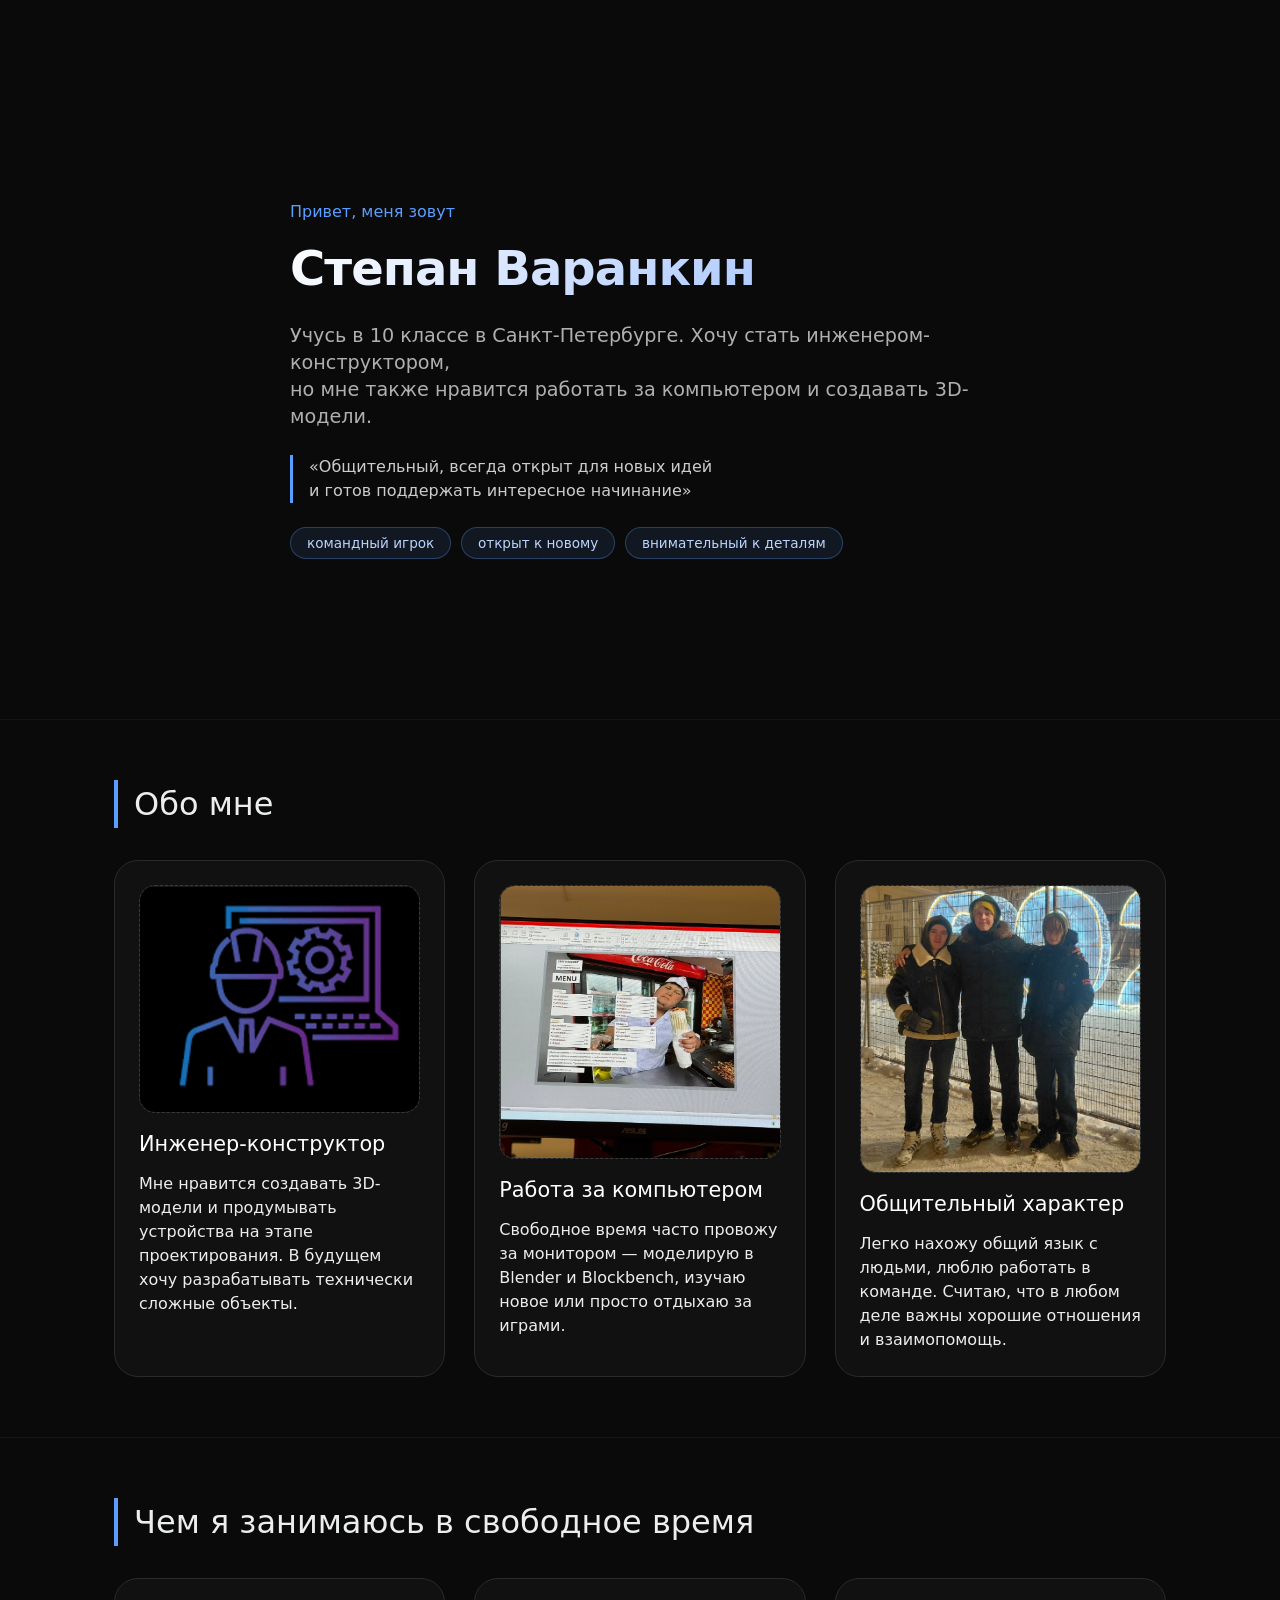
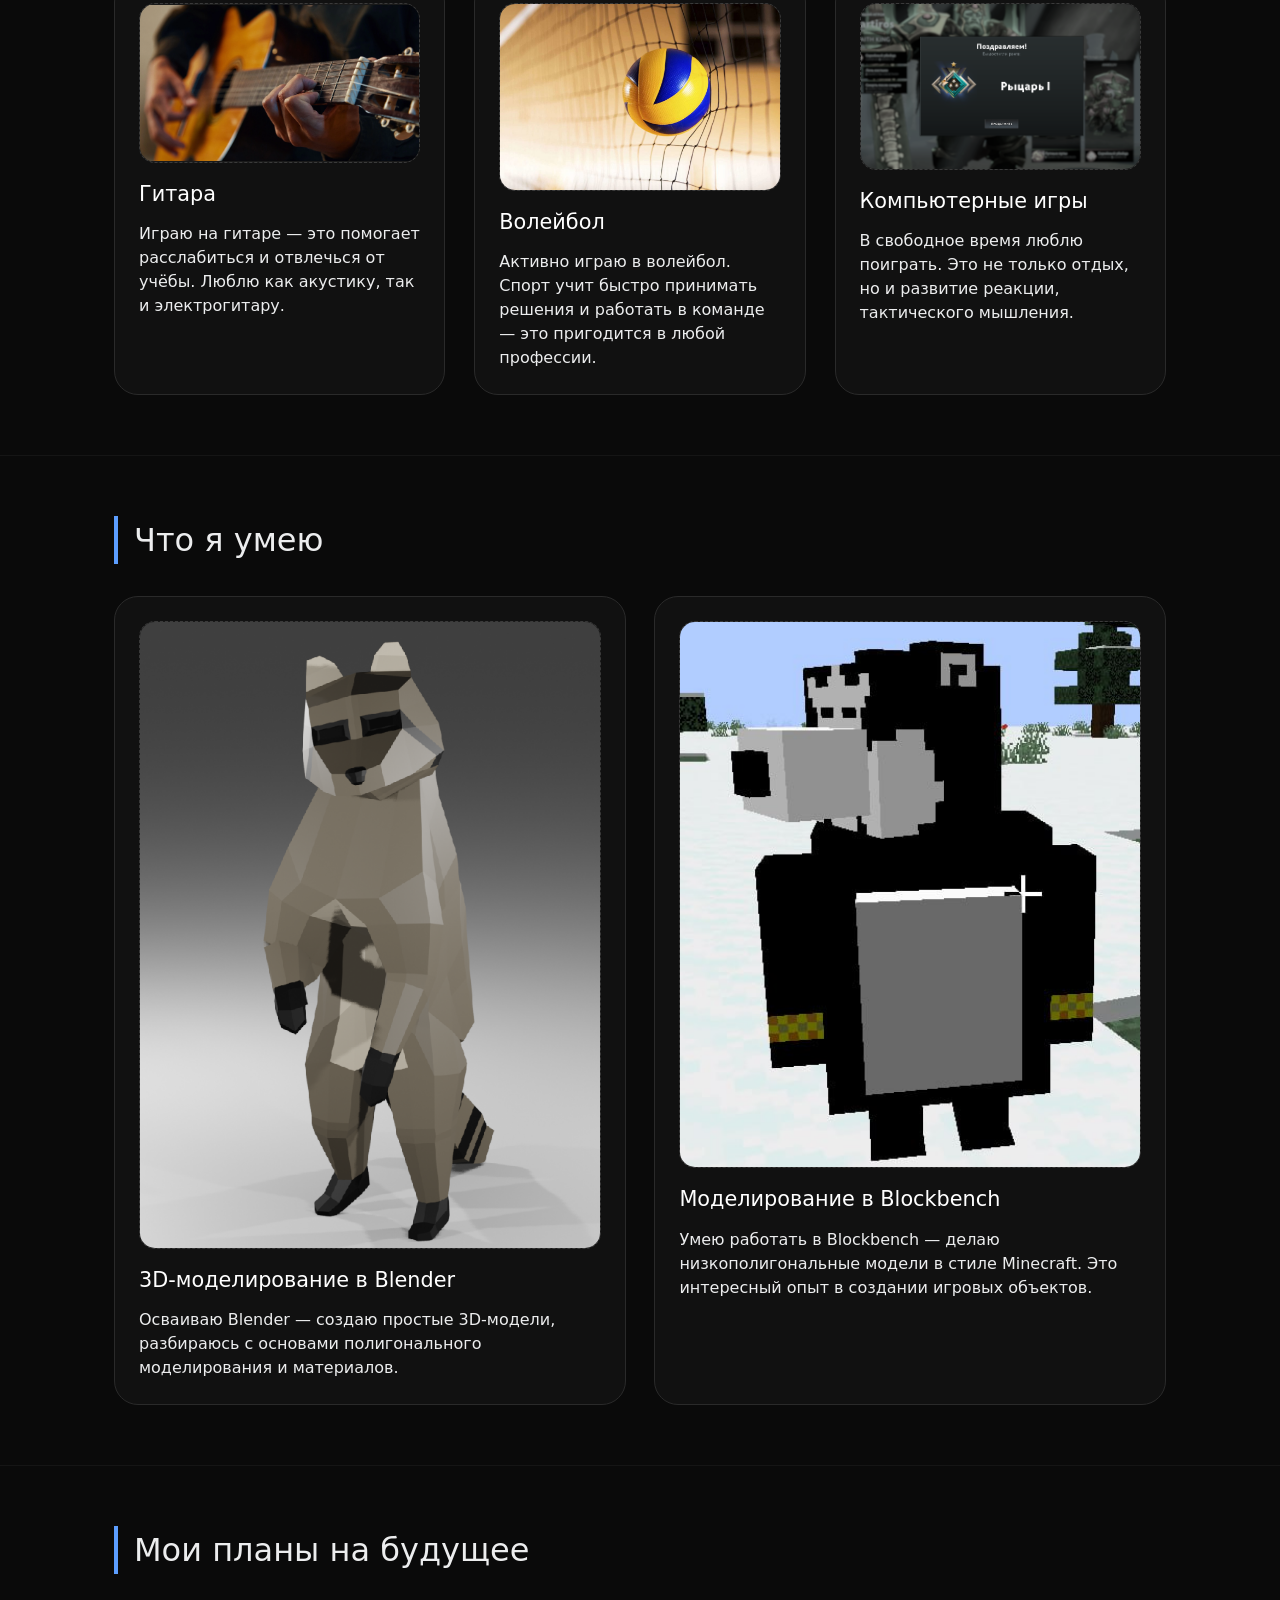
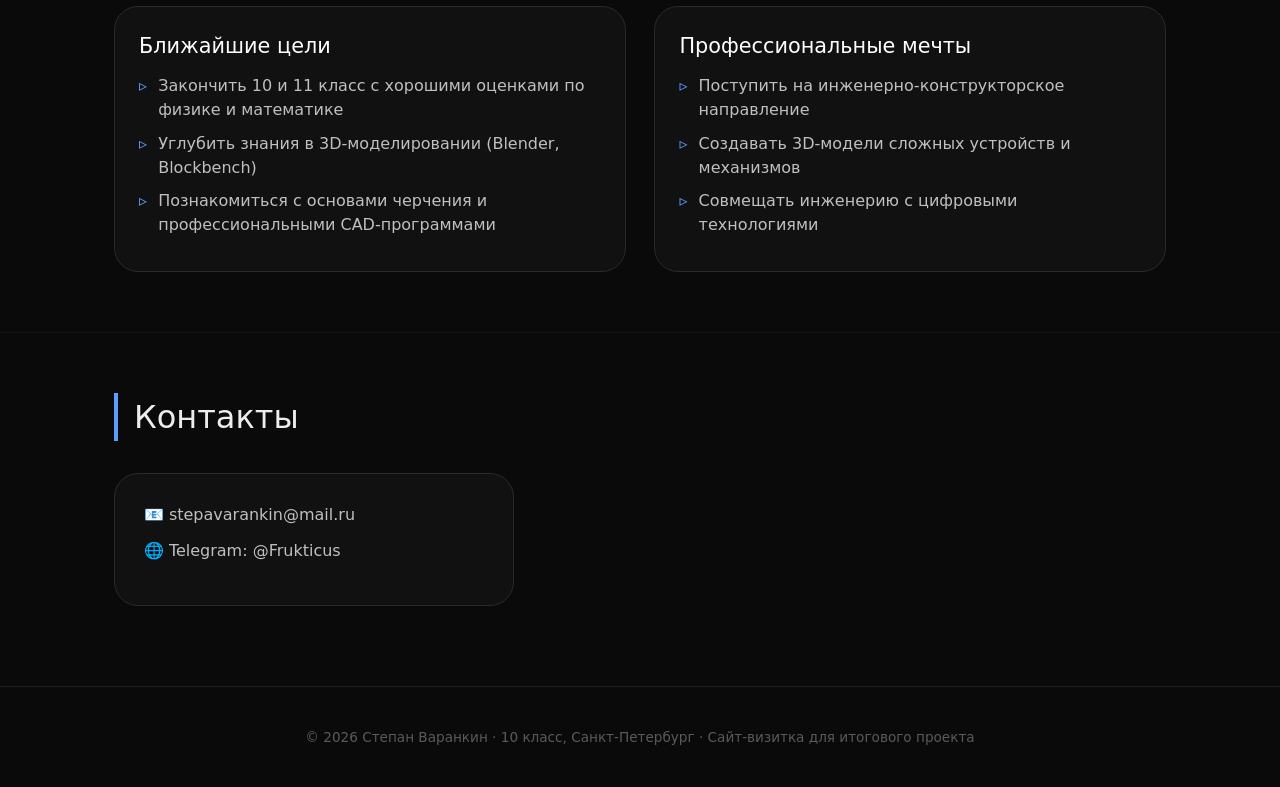
<file: index.html>
<!DOCTYPE html>
<html lang="ru">
<head>
    <meta charset="UTF-8">
    <meta name="viewport" content="width=device-width, initial-scale=1.0">
    <title>Степан Варанкин | Сайт-визитка</title>
    <link rel="stylesheet" href="style.css">
</head>
<body>
    <section class="hero">
        <div class="container">
            <div class="hero-text">
                <div class="hero-badge">Привет, меня зовут</div>
                <h1>Степан Варанкин</h1>
                <p class="hero-description">
                    Учусь в 10 классе в Санкт-Петербурге. Хочу стать инженером-конструктором,<br>
                    но мне также нравится работать за компьютером и создавать 3D-модели.
                </p>
                <div class="quote">
                    «Общительный, всегда открыт для новых идей<br>
                    и готов поддержать интересное начинание»
                </div>
                <div class="qualities">
                    <span class="quality">командный игрок</span>
                    <span class="quality">открыт к новому</span>
                    <span class="quality">внимательный к деталям</span>
                </div>
            </div>
        </div>
    </section>

    <section>
        <div class="container">
            <h2>Обо мне</h2>
            <div class="grid-3">
                <div class="card">
                    <div class="image-placeholder">
                        <img src="images/constructor.jpg" alt="3D-моделирование">
                    </div>
                    <h3>Инженер-конструктор</h3>
                    <p>Мне нравится создавать 3D-модели и продумывать устройства на этапе проектирования. В будущем хочу разрабатывать технически сложные объекты.</p>
                </div>
                <div class="card">
                    <div class="image-placeholder">
                        <img src="images/computer.jpg" alt="работа за компьютером">
                    </div>
                    <h3>Работа за компьютером</h3>
                    <p>Свободное время часто провожу за монитором — моделирую в Blender и Blockbench, изучаю новое или просто отдыхаю за играми.</p>
                </div>
                <div class="card">
                    <div class="image-placeholder">
                        <img src="images/friends.jpg" alt="общение">
                    </div>
                    <h3>Общительный характер</h3>
                    <p>Легко нахожу общий язык с людьми, люблю работать в команде. Считаю, что в любом деле важны хорошие отношения и взаимопомощь.</p>
                </div>
            </div>
        </div>
    </section>
    <section>
        <div class="container">
            <h2>Чем я занимаюсь в свободное время</h2>
            <div class="grid-3">
                <div class="card">
                    <div class="image-placeholder">
                        <img src="images/guitar.jpg" alt="гитара">
                    </div>
                    <h3>Гитара</h3>
                    <p>Играю на гитаре — это помогает расслабиться и отвлечься от учёбы. Люблю как акустику, так и электрогитару.</p>
                </div>
                <div class="card">
                    <div class="image-placeholder">
                        <img src="images/volleyball.jpg" alt="волейбол">
                    </div>
                    <h3>Волейбол</h3>
                    <p>Активно играю в волейбол. Спорт учит быстро принимать решения и работать в команде — это пригодится в любой профессии.</p>
                </div>
                <div class="card">
                    <div class="image-placeholder">
                        <img src="images/gaming.jpg" alt="компьютерные игры">
                    </div>
                    <h3>Компьютерные игры</h3>
                    <p>В свободное время люблю поиграть. Это не только отдых, но и развитие реакции, тактического мышления.</p>
                </div>
            </div>
        </div>
    </section>
    <section>
        <div class="container">
            <h2>Что я умею</h2>
            <div class="grid-2">
                <div class="card">
                    <div class="image-placeholder">
                        <img src="images/blender.jpg" alt="Blender">
                    </div>
                    <h3>3D-моделирование в Blender</h3>
                    <p>Осваиваю Blender — создаю простые 3D-модели, разбираюсь с основами полигонального моделирования и материалов.</p>
                </div>
                <div class="card">
                    <div class="image-placeholder">
                        <img src="images/blockbench.jpg" alt="Blockbench">
                    </div>
                    <h3>Моделирование в Blockbench</h3>
                    <p>Умею работать в Blockbench — делаю низкополигональные модели в стиле Minecraft. Это интересный опыт в создании игровых объектов.</p>
                </div>
            </div>
        </div>
    </section>
    <section>
        <div class="container">
            <h2>Мои планы на будущее</h2>
            <div class="grid-2">
                <div class="card">
                    <h3>Ближайшие цели</h3>
                    <ul class="custom-list">
                        <li>Закончить 10 и 11 класс с хорошими оценками по физике и математике</li>
                        <li>Углубить знания в 3D-моделировании (Blender, Blockbench)</li>
                        <li>Познакомиться с основами черчения и профессиональными CAD-программами</li>
                    </ul>
                </div>
                <div class="card">
                    <h3>Профессиональные мечты</h3>
                    <ul class="custom-list">
                        <li>Поступить на инженерно-конструкторское направление</li>
                        <li>Создавать 3D-модели сложных устройств и механизмов</li>
                        <li>Совмещать инженерию с цифровыми технологиями</li>
                    </ul>
                </div>
            </div>
        </div>
    </section>

    <!-- Контакты -->
    <section>
        <div class="container">
            <h2>Контакты</h2>
            <div class="contact-card">
                <p>📧 stepavarankin@mail.ru</p>
                <p>🌐 Telegram: @Frukticus</p>
            </div>
        </div>
    </section>
    <footer>
        <div class="container">
            <p>© 2026 Степан Варанкин · 10 класс, Санкт-Петербург · Сайт-визитка для итогового проекта</p>
        </div>
    </footer>

</body>
</html>
</file>
<file: style.css>
* {
    margin: 0;
    padding: 0;
    box-sizing: border-box;
}

body {
    background-color: #0a0a0a;
    font-family: 'Segoe UI', Roboto, 'Inter', system-ui, sans-serif;
    color: #ecedee;
    line-height: 1.5;
}

.container {
    max-width: 1100px;
    margin: 0 auto;
    padding: 0 24px;
}

h1 {
    font-size: 3rem;
    font-weight: 600;
    letter-spacing: -0.02em;
    background: linear-gradient(135deg, #ffffff, #8ab3ff);
    background-clip: text;
    -webkit-background-clip: text;
    color: transparent;
    margin-bottom: 0.75rem;
}

h2 {
    font-size: 2rem;
    font-weight: 500;
    margin-bottom: 2rem;
    border-left: 4px solid #5c9eff;
    padding-left: 1rem;
}

h3 {
    font-size: 1.3rem;
    font-weight: 500;
    margin-bottom: 0.75rem;
    color: white;
}

.grid-2 {
    display: grid;
    grid-template-columns: repeat(auto-fit, minmax(280px, 1fr));
    gap: 1.8rem;
    margin-top: 1rem;
}

.grid-3 {
    display: grid;
    grid-template-columns: repeat(auto-fit, minmax(260px, 1fr));
    gap: 1.8rem;
    margin-top: 1rem;
}

.card {
    background: #111111;
    border-radius: 24px;
    padding: 1.5rem;
    border: 1px solid #2a2a2a;
    transition: all 0.2s ease;
}

.card:hover {
    border-color: #5c9eff;
    transform: translateY(-3px);
}

.hero {
    min-height: 80vh;
    display: flex;
    align-items: center;
    padding: 100px 0 60px;
}

.hero-text {
    max-width: 700px;
}

.hero-badge {
    color: #5c9eff;
    font-weight: 500;
    margin-bottom: 0.5rem;
    font-size: 1rem;
}

.hero-description {
    font-size: 1.2rem;
    color: #b0b0b0;
    margin: 1.2rem 0 1.5rem;
    line-height: 1.4;
}

.quote {
    border-left: 3px solid #5c9eff;
    padding-left: 1rem;
    color: #cccccc;
    margin-top: 1rem;
    font-style: normal;
}

.qualities {
    display: flex;
    flex-wrap: wrap;
    gap: 0.6rem;
    margin-top: 1.5rem;
}

.quality {
    background: rgba(92, 158, 255, 0.1);
    border: 1px solid rgba(92, 158, 255, 0.3);
    padding: 0.3rem 1rem;
    border-radius: 40px;
    font-size: 0.85rem;
    color: #bbd4ff;
}

.image-placeholder {
    margin-bottom: 1rem;
    border-radius: 16px;
    overflow: hidden;
    background: #1a1a1a;
    display: flex;
    align-items: center;
    justify-content: center;
    min-height: 160px;
    border: 1px dashed #3a3a3a;
}

.image-placeholder img {
    width: 100%;
    height: auto;
    display: block;
    object-fit: cover;
}

.image-placeholder img:not([src]), 
.image-placeholder img[src=""] {
    opacity: 0;
    min-height: 160px;
}

.custom-list {
    list-style: none;
    padding-left: 0;
}

.custom-list li {
    margin-bottom: 0.6rem;
    padding-left: 1.2rem;
    position: relative;
    color: #c0c0c0;
}

.custom-list li::before {
    content: "▹";
    position: absolute;
    left: 0;
    color: #5c9eff;
}

.contact-card {
    background: #111111;
    border-radius: 24px;
    padding: 1.8rem;
    border: 1px solid #2a2a2a;
    max-width: 400px;
}

.contact-card p {
    margin-bottom: 0.8rem;
    color: #c0c0c0;
}

.contact-note {
    font-size: 0.75rem;
    color: #5a5a5a;
    margin-top: 1rem;
}

footer {
    padding: 40px 0;
    text-align: center;
    border-top: 1px solid #1f1f1f;
    margin-top: 20px;
}

footer p {
    color: #5a5a5a;
    font-size: 0.85rem;
}

section {
    padding: 60px 0;
    border-bottom: 1px solid #151515;
}

section:last-of-type {
    border-bottom: none;
}

@media (max-width: 768px) {
    h1 {
        font-size: 2.2rem;
    }
    h2 {
        font-size: 1.6rem;
    }
    .hero {
        min-height: 70vh;
        padding: 60px 0 40px;
    }
    .hero-description {
        font-size: 1rem;
    }
    section {
        padding: 40px 0;
    }
    .grid-2, .grid-3 {
        gap: 1.2rem;
    }
}
</file>
